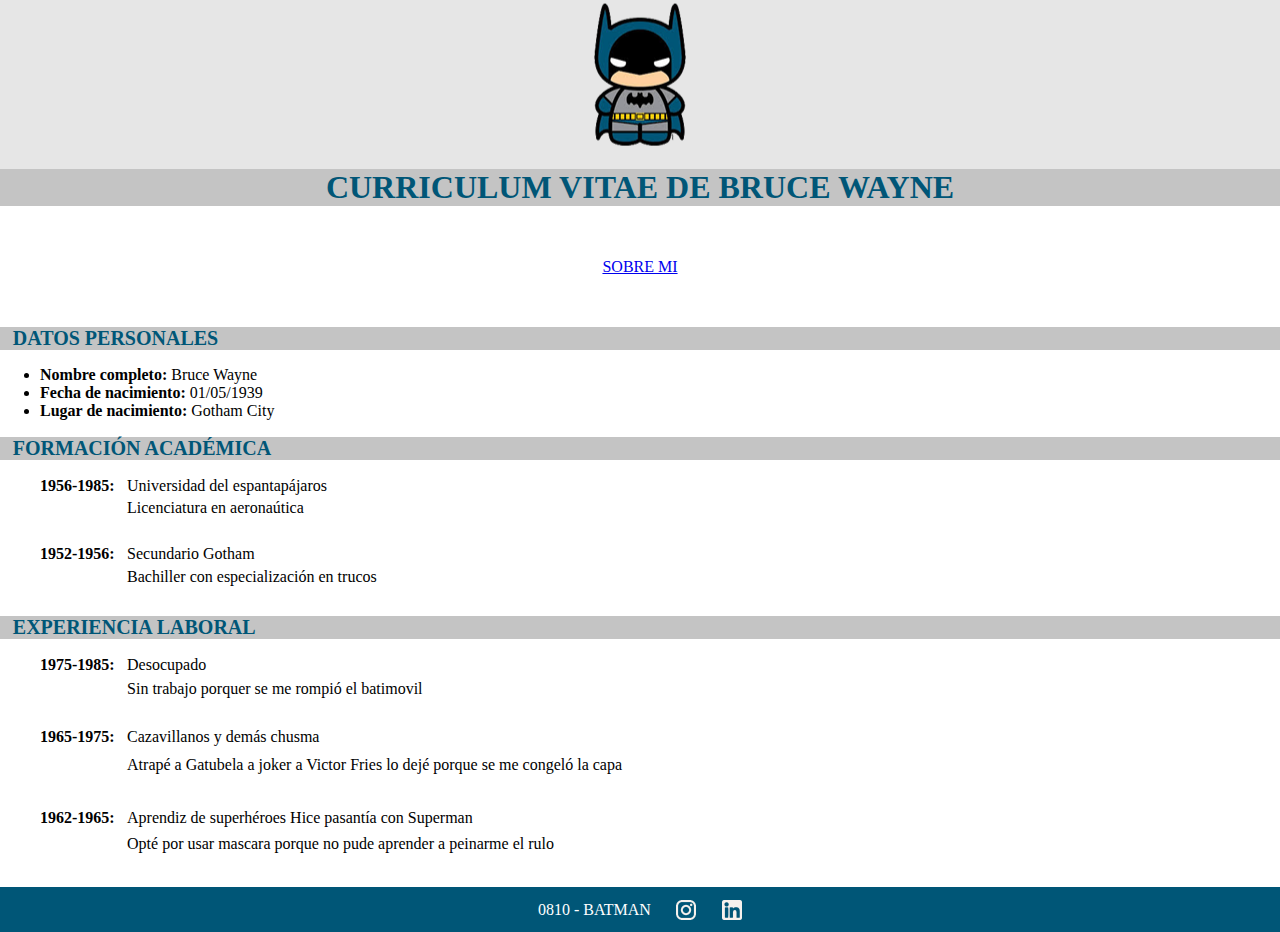
<file: cvBatman2/index.html>
<!DOCTYPE html>
<html lang="en">

<head>
    <meta charset="UTF-8">
    <link rel="stylesheet" href="./css/styles.css" />
    <title>CV BATMAN</title>
</head>

<body>
    <main>
        <section class="sectionOne">
            <nav class="nav">
                <img src="./images/logoBatman.png" alt="logo" />
                <h1>CURRICULUM VITAE DE BRUCE WAYNE</h1>
            </nav>
        </section>
        <a class="sobreMi" href="./views/cvAle/index.html">SOBRE MI</a>
        <section class="sectionThree">
            <h2>DATOS PERSONALES</h2>
            <ul>
                <li><span>Nombre completo: </span> Bruce Wayne</li>
                <li><span>Fecha de nacimiento: </span>01/05/1939</li>
                <li><span>Lugar de nacimiento: </span>Gotham City</li>
            </ul>
        </section>
        <section class="sectionFour">
            <h2>FORMACIÓN ACADÉMICA</h2>
            <ul>
                <li class="infoDate"><span>1956-1985:</span>
                    <ul class="info">
                        <li>Universidad del espantapájaros</li>
                        <li>Licenciatura en aeronaútica</li>
                    </ul>
                </li>
                <li><span>1952-1956:</span>
                    <ul class="info">
                        <li>Secundario Gotham</li>
                        <li>Bachiller con especialización en trucos</li>
                    </ul>
                </li>
            </ul>
        </section>
        <section class="sectionFive">
            <h2>EXPERIENCIA LABORAL</h2>
            <ul>
                <li><span>1975-1985:</span>
                    <ul class="info">
                        <li>Desocupado</li>
                        <li>Sin trabajo porquer se me rompió el batimovil</li>
                    </ul>
                </li>
                <li><span>1965-1975:</span>
                    <ul class="info">
                        <li>Cazavillanos y demás chusma</li>
                        <li>Atrapé a Gatubela a joker a Victor Fries lo dejé porque se me congeló la capa</li>
                    </ul>
                </li>
                <li><span>1962-1965:</span>
                    <ul class="info">
                        <li>Aprendiz de superhéroes Hice pasantía con Superman</li>
                        <li>Opté por usar mascara porque no pude aprender a peinarme el rulo</li>
                    </ul>
                </li>
            </ul>
        </section>
    </main>
    <footer>
        <span>0810 - BATMAN</span>
        <img src="./images/ico_instagram.png" alt="logo" />
        <img
            src="./images/ico_linkedin.png" alt="logo">
    </footer>
</body>

</html>
</file>
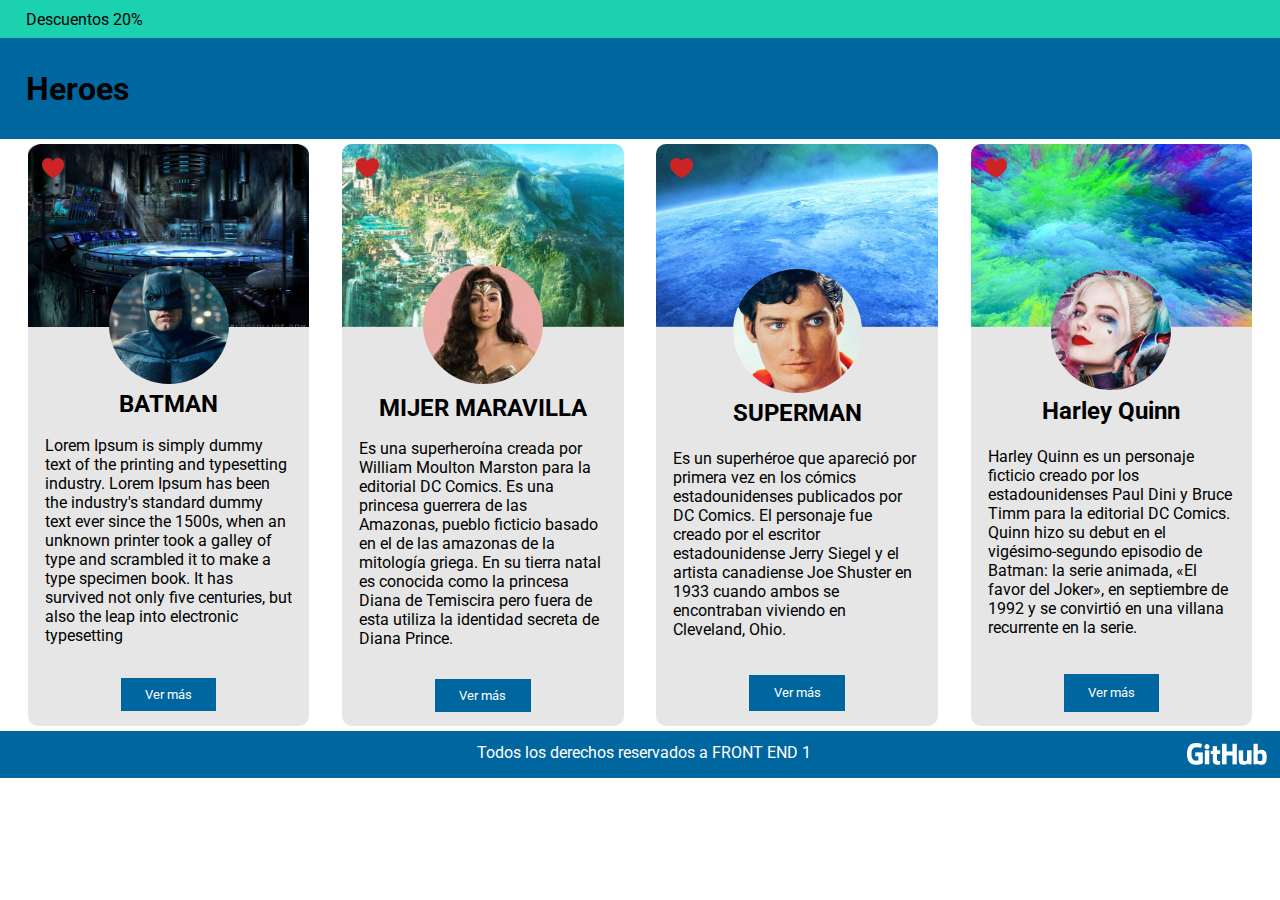
<file: heroes/index.html>
<!DOCTYPE html>
<html lang="en">

<head>
  <meta name="viewport" content="width=device-width, initial-scale=1.0" />
  <link rel="stylesheet" href="./css/styles.css" />
  <link rel="preconnect" href="https://fonts.googleapis.com" />
  <link rel="preconnect" href="https://fonts.gstatic.com" crossorigin />
  <link href="https://fonts.googleapis.com/css2?family=Roboto:wght@100&display=swap" rel="stylesheet" />
  <title>Heroes</title>
</head>

<body>
  <header>
    <div class="dcnto"><span>Descuentos 20%</span></div>
    <div>
      <h1 class="title">Heroes</h1>
    </div>
  </header>
  <section class="containerCards">
    <div class="cards">
      <div class="backgroundBatman">
        <img src="./img/heart.png" alt="img-heart" />
      </div>
      <div>
        <img class="image" src="./img/batman.png" />
        <h2>BATMAN</h2>
      </div>
      <p>
        Lorem Ipsum is simply dummy text of the printing and typesetting industry. Lorem Ipsum has been the industry's
        standard dummy text ever since the 1500s, when an unknown printer took a galley of type and scrambled it to make
        a type specimen book. It has survived not only five centuries, but also the leap into electronic typesetting
      </p>
      <div class="btn">
        <button>Ver más</button>
      </div>
    </div>
    <div class="cards">
      <div class="backgroundWonder">
        <img src="./img/heart.png" alt="img-heart" />
      </div>
      <div>
        <img class="image" src="./img/wonderWoman.png" />
        <h2>MIJER MARAVILLA</h2>
      </div>
      <p>
        Es una superheroína creada por William Moulton Marston para la editorial DC Comics. Es una princesa guerrera de
        las Amazonas, pueblo ficticio basado en el de las amazonas de la mitología griega. En su tierra natal es
        conocida como la princesa Diana de Temiscira pero fuera de esta utiliza la identidad secreta de Diana Prince.
      </p>
      <div class="btn">
        <button>Ver más</button>
      </div>
    </div>
    <div class="cards">
      <div class="backgroundSuper">
        <img src="./img/heart.png" alt="img-heart" />
      </div>
      <div>
        <div class="imageSuper"></div>
        <h2>SUPERMAN</h2>
      </div>
      <p>
        Es un superhéroe que apareció por primera vez en los cómics estadounidenses publicados por DC Comics. ​
        El personaje fue creado por el escritor estadounidense Jerry Siegel y el artista canadiense Joe Shuster en 1933
        cuando ambos se encontraban viviendo en Cleveland, Ohio.
      </p>
      <div class="btn">
        <button>Ver más</button>
      </div>
    </div>
    <div class="cardsHarley">
      <div class="backgroundHarley">
        <img src="./img/heart.png" alt="img-heart" />
      </div>
      <div>
        <img class="image" src="./img/harley2.png" />
        <h2>Harley Quinn</h2>
      </div>
      <p>
        Harley Quinn es un personaje ficticio creado por los estadounidenses Paul Dini y Bruce Timm para la editorial DC Comics. Quinn hizo su debut en el vigésimo-segundo episodio de Batman: la serie animada, «El favor del Joker», en septiembre de 1992 y se convirtió en una villana recurrente en la serie.
      </p>
      <div class="btn">
        <button>Ver más</button>
      </div>
    </div>
  </section>
  <footer>
    <div class="textFooter">
      <span>Todos los derechos reservados a FRONT END 1</span>
    </div>
    <div class="imgFooter">
      <img src="./img/gitHub.png" alt="GitHub" />
    </div>
    
  </footer>
</body>

</html>
</file>
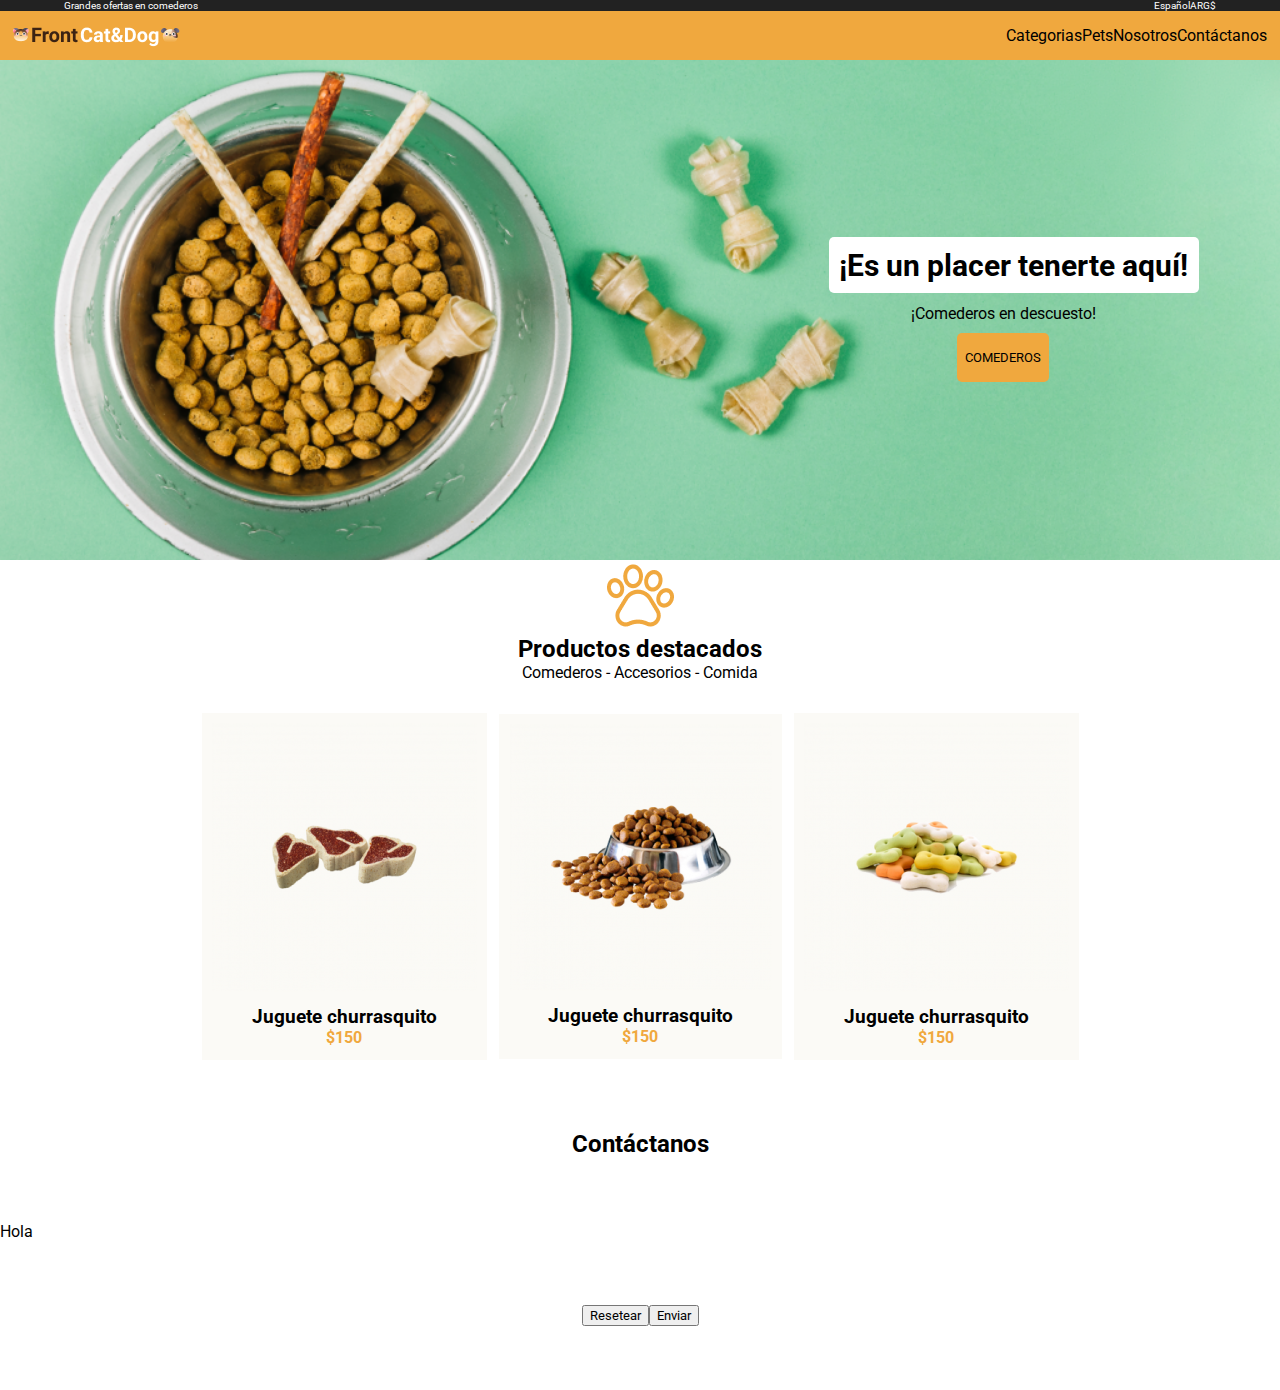
<file: petShop/index.html>
<!DOCTYPE html>
<html lang="en">

<head>
    <meta charset="UTF-8">
    <link rel="stylesheet" href="./css/styles.css">
    <title>PetShop</title>
</head>

<body>
    <header>
        <div class="language">
            <span>Grandes ofertas en comederos</span>
            <ul>
                <li>Español</li>
                <li>ARG$</li>
            </ul>
        </div>
        <div class="menu">
            <img src="./images/Logo.png" alt="logo" />
            <ul>
                <li>Categorias</li>
                <li>Pets</li>
                <li>Nosotros</li>
                <li>Contáctanos</li>
            </ul>
        </div>
    </header>
    <main>
        <section class="sectionOne">
            <div class="text">
                <div>
                    <h2>¡Es un placer tenerte aquí!</h2>
                    <p>¡Comederos en descuesto!</p>
                    <button>COMEDEROS</button>
                </div>
            </div>
        </section>
        <section class="sectionTwo">
            <div>
                <img src="./images/pawprint1.png" />
                <h2>Productos destacados</h2>
                <span>Comederos -</span>
                <span>Accesorios -</span>
                <span>Comida</span>
            </div>
            <div class="listProducts">
                <div>
                    <img src="./images/churrasquito.png" alt="churrasquito" />
                    <h3>Juguete churrasquito</h3>
                    <span>$150</span>
                </div>
                <div>
                    <img src="./images/comedero.png" alt="comedero">
                    <h3>Juguete churrasquito</h3>
                    <span>$150</span>
                </div>
                <div>
                    <img src="./images/Huesito.png" alt="huesito">
                    <h3>Juguete churrasquito</h3>
                    <span>$150</span>
                </div>
            </div>
        </section>
        <section class="sectionThree">
            <div>
                <h2>Contáctanos</h2>
                <p>Hola</p>
                <p></p>
                <p></p>
            </div>
            <div class="buttons">
                <button>
                    Resetear
                </button>
                <button>
                    Enviar
                </button>
            </div>
        </section>
    </main>
</body>

</html>
</file>
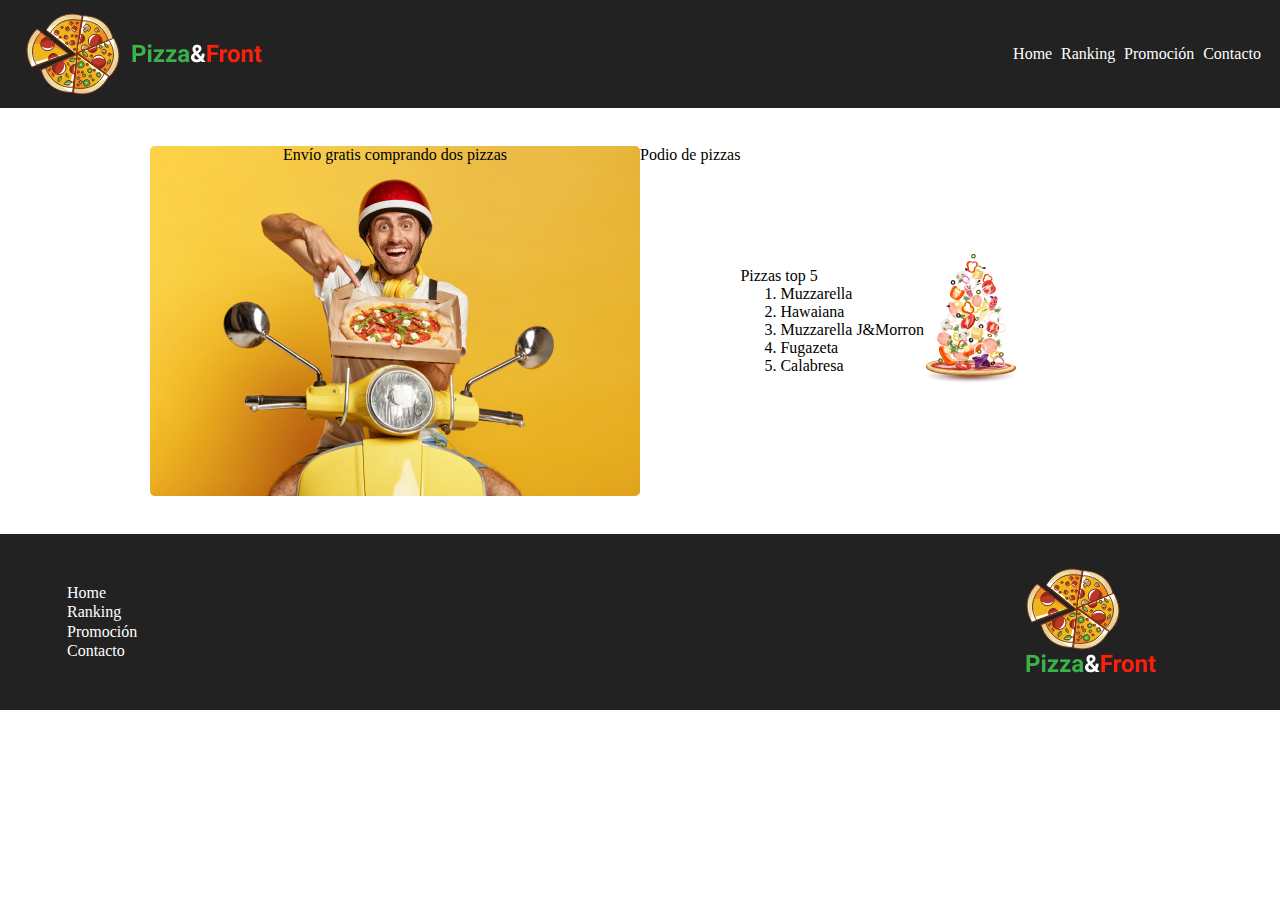
<file: pizza/index.html>
<!DOCTYPE html>
<html lang="en">

<head>
    <meta charset="UTF-8">
    <link rel="stylesheet" href="./css/styles.css">
    <title>Pizza</title>
</head>

<body>
    <header>
        <div>
            <img src="./images/VectorPizza.svg" />
            <img src="./images/Pizza&Front.png" />
        </div>
        <div class="list">
            <ul>
                <li>Home</li>
                <li>Ranking</li>
                <li>Promoción</li>
                <li>Contacto</li>
            </ul>
        </div>
    </header>
    <section>
        <div class="delivery">
            <span>Envío gratis comprando dos pizzas</span>
        </div>
        <div class="podio">
            <div>
                <span>Podio de pizzas</span>
            </div>
            <div class="containerPodio">
                <div>
                    <span>Pizzas top 5</span>
                    <ol>
                        <li>Muzzarella</li>
                        <li>Hawaiana</li>
                        <li>Muzzarella J&Morron</li>
                        <li>Fugazeta</li>
                        <li>Calabresa</li>
                    </ol>
                </div>
                <div>
                    <img src="./images/PizzaFalling.jpg" />
                </div>
            </div>
        </div>
    </section>
    <footer>
        <div class="list">
            <ul>
                <li>Home</li>
                <li>Ranking</li>
                <li>Promoción</li>
                <li>Contacto</li>
            </ul>
        </div>
        <div>
            <img src="./images/VectorPizza.svg" />
            <img src="./images/Pizza&Front.png" />
        </div>
    </footer>
</body>

</html>
</file>
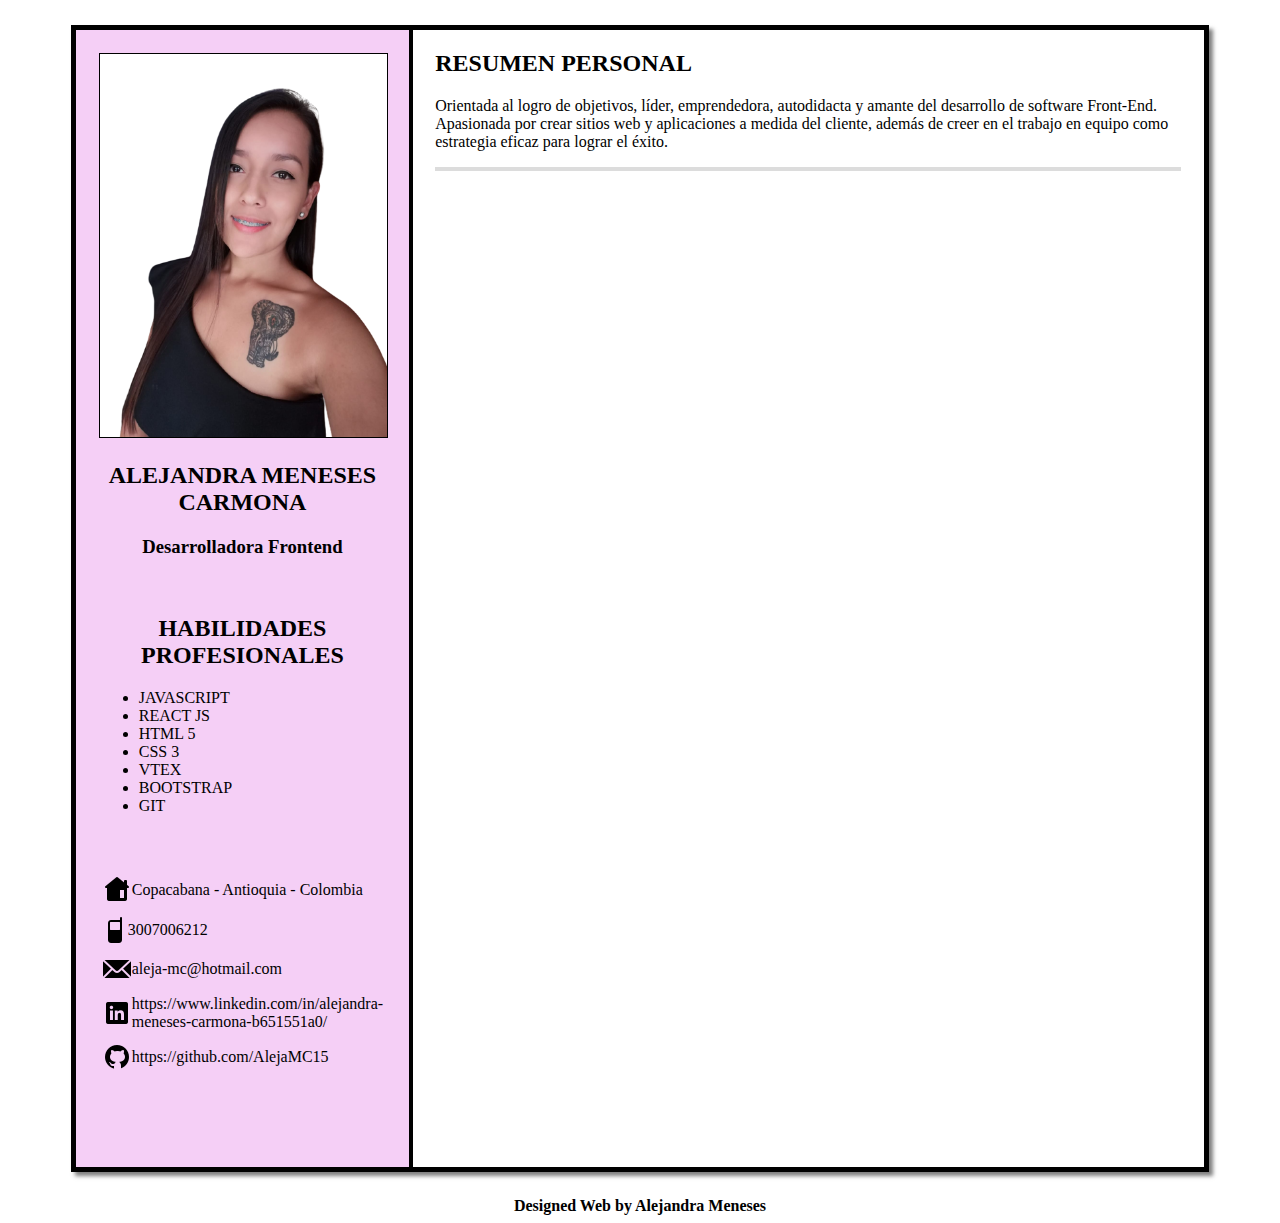
<file: cvBatman2/views/cvAle/index.html>
<!DOCTYPE html>
<html lang="en">

<head>
    <meta charset="UTF-8">
    <link rel="stylesheet" href="../../views/cvAle/styles.css" />
    <title>Cv Ale</title>
</head>

<body>
    <div class="container">
        <div class="columOne">
            <div>
                <img class="imgProfile" src="../../images/ale.png" alt="logo" />
                <h2>ALEJANDRA MENESES CARMONA</h2>
                <h3>Desarrolladora Frontend</h3>
            </div>
            <div>
                <h2>HABILIDADES PROFESIONALES</h2>
                <ul>
                    <li><span></span>JAVASCRIPT</li>
                    <li><span>REACT JS</span></li>
                    <li><span>HTML 5</span></li>
                    <li><span>CSS 3</span></li>
                    <li><span>VTEX</span></li>
                    <li><span>BOOTSTRAP</span></li>
                    <li><span>GIT</span></li>
                </ul>
            </div>
            <div class="listInfo">
                <ol>
                    <li><img src="../../images/casa.png" /> <span>Copacabana - Antioquia - Colombia</span></li>
                    <li><img src="../../images/celular.png" /> <span>3007006212</span></li>
                    <li><img src="../../images/mensaje.png" /> <span>aleja-mc@hotmail.com</span></li>
                    <li><img src="../../images/linkedin.png" />
                        <span>https://www.linkedin.com/in/alejandra-meneses-carmona-b651551a0/</span></li>
                    <li><img src="../../images/github.png" /> <span>https://github.com/AlejaMC15</span></li>
                </ol>
            </div>
        </div>
        <div class="columTwo">
            <div class="resume">
                <h2>RESUMEN PERSONAL</h2>
                <p>Orientada al logro de objetivos, líder, emprendedora, autodidacta y
                    amante del desarrollo de software Front-End.
                    Apasionada por crear sitios web y aplicaciones a medida del cliente,
                    además de creer en el trabajo en equipo como estrategia eficaz para
                    lograr el éxito.
                </p>
            </div>
            <hr />
        </div>
    </div>


    <footer><span>Designed Web by Alejandra Meneses</span></footer>
</body>

</html>
</file>
<file: cvBatman2/css/styles.css>
body {
    margin: 0;
}

.sectionOne {
    background: #E6E6E6;
    justify-content: center;
}

.sectionOne .nav img {
    margin: 0 auto;
    display: flex;
}

h1 {
    background: #C4C4C4;
    color: #005677;
    text-align: center;
}

.sectionTwo {
    background: #C4C4C4;
}

.sectionFour ul li{
    display: flex;
    list-style: none;
    margin-bottom: 2%;
}

.sectionFive ul li{
    display: flex;
    list-style: none;
    margin-bottom: 2%;
}

.info{
    padding: 0 1%;
}

h2 {
    font-size: 20px;
    color: #005677;
    background: #C4C4C4;
    padding-left: 1%;
}

li span {
    font-weight: bold;
}

footer {
    background-color: #005677;
    display: flex;
    justify-content: center;
    align-items: center;
    padding: 1%;
    color: white;
    bottom: 0;
    width: 100%;
}

.sobreMi {
    display: flex;
    justify-content: center;
    align-items: center;
    margin: 4%;
}

footer span {
    margin-right: 2%;
}

footer img {
    margin-right: 2%;
}
</file>
<file: heroes/css/styles.css>
* {
  margin: 0;
  font-family: "Roboto", sans-serif;
}

header .dcnto {
  background-color: #1cd1b0;
  height: 38px;
  display: flex;
  align-items: center;
  padding-left: 2%;
}

header .title {
  background-color: #00669f;
  height: 101px;
  font-family: "Roboto", sans-serif;
  display: flex;
  align-items: center;
  padding-left: 2%;
}

.containerCards {
  display: flex;
  justify-content: space-evenly;
  flex-wrap: wrap;
}

.cards {
  margin: 5px;
  background-color: rgba(128, 128, 128, 0.2);
  width: 22%;
  display: flex;
  justify-content: center;
  flex-wrap: wrap;
  border-radius: 10px;
}

.cardsHarley {
  margin: 5px;
  background-color: rgba(128, 128, 128, 0.2);
  width: 22%;
  display: flex;
  justify-content: center;
  flex-wrap: wrap;
  border-radius: 10px;
}

.cards .imgBackground {
  width: 100%;
}

.cardsHarley .imgBackground {
  width: 100%;
}

.backgroundBatman {
  width: 100%;
  height: 183px;
  background-image: url("../img/backgroundBatman.png");
  background-position: center;
  background-repeat: no-repeat;
  display: flex;
  justify-content: flex-start;
  align-items: baseline;
  border-radius: 10px 10px 0 0;
  background-size: cover;
}

.backgroundBatman img {
  width: 8%;
  margin: 5%;
}

.backgroundWonder {
  width: 100%;
  height: 183px;
  background-image: url("../img/backgroundWonder.png");
  background-position: center;
  background-repeat: no-repeat;
  display: flex;
  justify-content: flex-start;
  align-items: baseline;
  border-radius: 10px 10px 0 0;
  background-size: cover;
}

.backgroundWonder img {
  width: 8%;
  margin: 5%;
}

.backgroundSuper {
  width: 100%;
  height: 183px;
  background-image: url("../img/backgroundSuper.png");
  background-position: center;
  background-repeat: no-repeat;
  display: flex;
  justify-content: flex-start;
  align-items: baseline;
  border-radius: 10px 10px 0 0;
  background-size: cover;
}

.backgroundSuper img {
  width: 8%;
  margin: 5%;
}

.backgroundHarley {
  width: 100%;
  height: 183px;
  background-image: url("../img/backgroundHarley2.png");
  background-position: center;
  background-repeat: no-repeat;
  display: flex;
  justify-content: flex-start;
  align-items: baseline;
  border-radius: 10px 10px 0 0;
  background-size: cover;
}

.backgroundHarley img {
  width: 8%;
  margin: 5%;
}

.image {
  border-radius: 50%;
  display: block;
  margin: auto;
  margin-top: -63px;
  width: 120px;
}

.imageSuper {
  border-radius: 50%;
  margin-top: -63px;
  height: 124px;
  background-image: url(../img/superman.png);
  background-position: center;
  background-repeat: no-repeat;
  background-size: cover;
}

h2 {
  text-align: center;
  padding-top: 5%;
}

p {
  padding: 6%;
}

.btn {
  display: flex;
  justify-content: center;
  align-items: center;
  margin: 5%;
  width: 30%;
  padding: 2%;
  background-color: #00669f;
  border-color: transparent;
  color: white;
}

.btn button {
  background-color: #00669f;
  border-color: transparent;
  color: white;
}

footer {
  background-color: #00669f;
  padding: 1%;
  color: white;
  display: flex;
  justify-content: center;
}

footer img {
  width: 80px;
}

.textFooter {
  width: 70%;
  display: flex;
  justify-content: flex-end;
}

.imgFooter {
  width: 40%;
  display: flex;
  justify-content: flex-end;
}

@media (max-width: 760px) {
  .cards {
    width: 40%;
  }
  .cardsHarley {
    width: 40%;
  }
}

@media (max-width: 375px) {
  .cards {
    width: 90%;
  }
  .cardsHarley {
    display: none;
  }
}

@media (max-width: 374px) {
  .imageSuper {
    background-image: url("../img/superman2.png");
  }
}
</file>
<file: petShop/css/styles.css>
@import url("https://fonts.googleapis.com/css2?family=Roboto:wght@100&display=swap");

* {
  margin: 0;
  font-family: "Roboto", sans-serif;
}

.language {
  background-color: #222222;
  display: flex;
  justify-content: space-between;
  align-items: center;
  color: white;
  font-size: 10px;
  padding: 0 5%;
}

.language ul {
  display: flex;
  list-style: none;
}

.menu {
  background-color: #f0a83e;
  display: flex;
  justify-content: space-between;
  align-items: center;
  padding: 1%;
}

.menu img {
  height: 23px;
}

.menu ul {
  display: flex;
  list-style: none;
}

.sectionOne {
  background-image: url(../images/bowl-and-pet-daities-on-green-background1.png);
  height: 500px;
  background-repeat: no-repeat;
  background-size: cover;
  display: flex;
}

.text {
  display: flex;
  justify-content: end;
  align-items: center;
  width: 92%;
}

.text div {
  text-align: center;
}

.text h2 {
  background-color: white;
  border-radius: 5px;
  padding: 3%;
  width: 100%;
  font-size: 30px;
  margin-bottom: 3%;
}

.text button {
  height: 49px;
  margin-top: 3%;
  background: #f0a83e;
  border-radius: 5px;
  border-color: transparent;
}

.sectionTwo {
  text-align: center;
}

.listProducts {
  display: flex;
  align-items: center;
  justify-content: center;
  margin-top: 2%;
}

.listProducts div {
  background: #fbfaf6;
  margin: 6px;
  padding-bottom: 1%;
}

.listProducts img {
  margin: 10px;
}

.listProducts span {
  color: #f0a83e;
  font-weight: bold;
  padding-bottom: 2%;
}

.sectionThree h2 {
  text-align: center;
  margin: 5%;
}

.sectionThree span {
  width: 340px;
  height: 40px;
  background-color: #3c2313;
  border-radius: 15px;
  margin: auto;
  margin-bottom: 1%;
  color: white;
  display: flex;
  align-items: center;
  font-size: 9px;
  padding-left: 2%;
}

.sectionThree .buttons {
  display: flex;
  justify-content: center;
  margin: 5%;
}

.imgHuella {
  margin: 3%;
}

.containerPdcts h2 {
  margin-bottom: 2%;
}

.reset {
  width: 110px;
  height: 34px;
  left: calc(50% - 110px / 2 - 52px);
  top: calc(50% - 34px / 2 + 453.5px);
  background: #8a8787;
  border-radius: 15px;
  border-color: transparent;
  margin-right: 1%;
}

.send {
  width: 110px;
  height: 34px;
  left: calc(50% - 110px / 2 + 64px);
  top: calc(50% - 34px / 2 + 453.5px);
  border-color: transparent;
  background: #f0a83e;
  border-radius: 15px;
}

footer div {
  display: flex;
  justify-content: space-between;
}

.lineOne {
  height: 60px;
  background: #f0a83e;
  display: flex;
  align-items: center;
  padding: 0 2%;
}

.lineOne div {
  align-items: center;
}

.lineTwo {
  height: 284px;
  left: calc(50% - 1024px / 2);
  bottom: 17px;
  background: #3c2313;
}

.lineThree {
  height: 20px;
  left: calc(50% - 1024px / 2);
  bottom: 0px;
  background: #222222;
}

.lineTwo div {
  display: block;
}
</file>
<file: pizza/css/styles.css>
* {
  margin: 0;
}

header {
  display: flex;
  justify-content: space-between;
  align-items: center;
  background-color: #222222;
  padding: 1% 2%;
}

header div {
  display: flex;
  align-items: center;
  width: 20%;
}

header div img,
footer div img {
  margin-right: 5%;
}

header .list,
footer .list {
  color: white;
}

header .list ul {
  display: flex;
  padding: 0;
}

header .list li, footer .list li {
  list-style: none;
  margin: 2%;
}

.delivery {
  background-image: url("../images/delivery.jpg");
  background-repeat: no-repeat;
  background-size: cover;
  width: 490px;
  height: 350px;
  text-align: center;
}

.podio {
  width: 490px;
  height: 350px;
  background: #ffffff;
  border-radius: 5px;
  display: flex;
}

section {
  display: flex;
  justify-content: center;
  align-items: center;
  margin: 3% 0;
}

.containerPodio {
  display: flex;
  align-items: center;
  justify-content: center;
}

footer {
  height: 150px;
  background-color: #222222;
  display: flex;
  justify-content: space-between;
  align-items: center;
  background-color: #222222;
  padding: 1% 2%;
}
</file>
<file: cvBatman2/views/cvAle/styles.css>
.container {
    display: flex;
    border: 5px solid black;
    box-shadow: 4px 4px 4px rgba(0, 0, 0, 0.5 );
    margin: 2% 5%;
}

.columOne {
    background: rgba(231, 134, 233, 0.4);
    padding: 2%;
    width: 30%;
    border-right: 4px solid black;
}

.columOne h2, h3{
    text-align: center;
}

.columOne div{
    margin-bottom: 20%;
}

.imgProfile {
    border: 1px solid black;
    background: white;
    width: 100%
}

.listInfo ol{
    list-style: none;
    padding: 3px;
}

.listInfo li {
    display: flex;
    align-items: center;
    margin-bottom: 4%;
    justify-content: flex-start;
}

.columTwo {
    margin: 0 2%;
}

hr {
    height: 4px;
    background: gainsboro;
    border: transparent;
}

footer {
    text-align: center;
    font-weight: bold;
}
</file>
